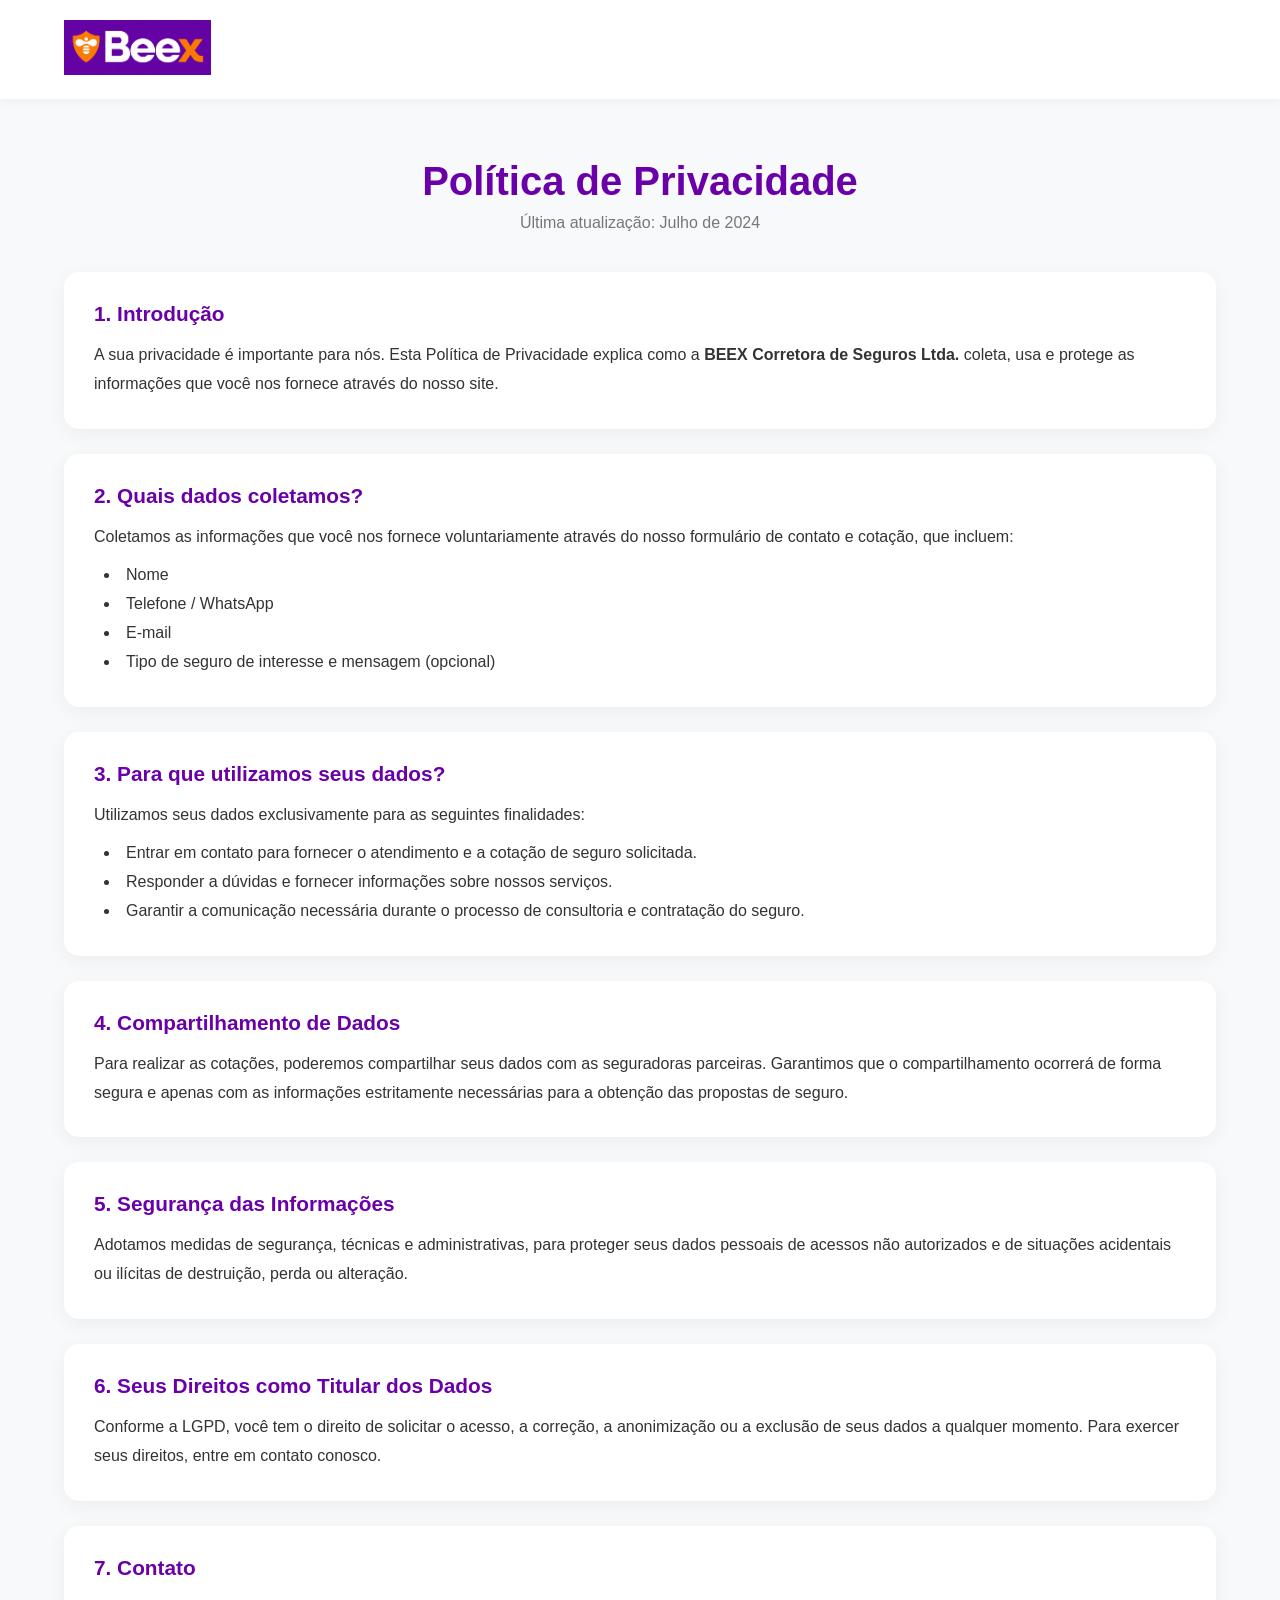
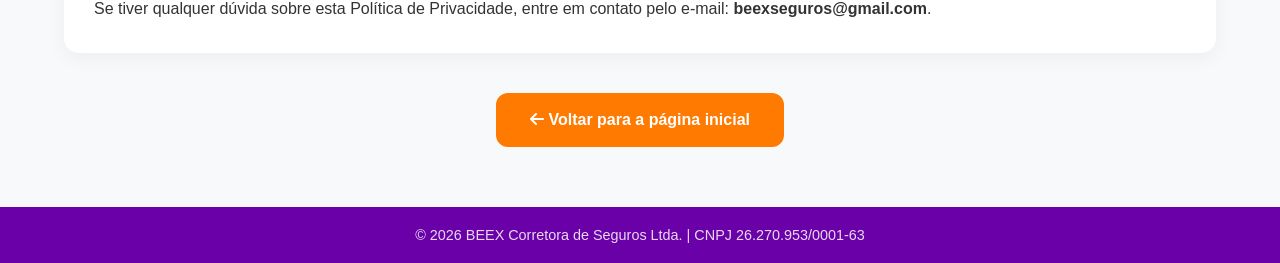
<file: politica-de-privacidade.html>
<!DOCTYPE html>
<html lang="pt-BR">
<head>
    <meta charset="UTF-8">
    <meta name="viewport" content="width=device-width, initial-scale=1.0">
    <title>Política de Privacidade | Beex Seguros</title>
    <link rel="stylesheet" href="style.css">
    <link rel="stylesheet" href="https://cdnjs.cloudflare.com/ajax/libs/font-awesome/6.5.2/css/all.min.css">
</head>
<body>

    <header class="legal-page-header">
        <div class="container">
            <a href="index.html" class="logo">
                <img src="img/logotipo.jpg" alt="Beex">
            </a>
        </div>
    </header>

    <main class="legal-page">
        <div class="container">
            <h1>Política de Privacidade</h1>
            <p class="last-updated">Última atualização: Julho de 2024</p>

            <div class="legal-card">
                <h3>1. Introdução</h3>
                <p>A sua privacidade é importante para nós. Esta Política de Privacidade explica como a <strong>BEEX Corretora de Seguros Ltda.</strong> coleta, usa e protege as informações que você nos fornece através do nosso site.</p>
            </div>

            <div class="legal-card">
                <h3>2. Quais dados coletamos?</h3>
                <p>Coletamos as informações que você nos fornece voluntariamente através do nosso formulário de contato e cotação, que incluem:</p>
                <ul>
                    <li>Nome</li>
                    <li>Telefone / WhatsApp</li>
                    <li>E-mail</li>
                    <li>Tipo de seguro de interesse e mensagem (opcional)</li>
                </ul>
            </div>

            <div class="legal-card">
                <h3>3. Para que utilizamos seus dados?</h3>
                <p>Utilizamos seus dados exclusivamente para as seguintes finalidades:</p>
                <ul>
                    <li>Entrar em contato para fornecer o atendimento e a cotação de seguro solicitada.</li>
                    <li>Responder a dúvidas e fornecer informações sobre nossos serviços.</li>
                    <li>Garantir a comunicação necessária durante o processo de consultoria e contratação do seguro.</li>
                </ul>
            </div>

            <div class="legal-card">
                <h3>4. Compartilhamento de Dados</h3>
                <p>Para realizar as cotações, poderemos compartilhar seus dados com as seguradoras parceiras. Garantimos que o compartilhamento ocorrerá de forma segura e apenas com as informações estritamente necessárias para a obtenção das propostas de seguro.</p>
            </div>

            <div class="legal-card">
                <h3>5. Segurança das Informações</h3>
                <p>Adotamos medidas de segurança, técnicas e administrativas, para proteger seus dados pessoais de acessos não autorizados e de situações acidentais ou ilícitas de destruição, perda ou alteração.</p>
            </div>

            <div class="legal-card">
                <h3>6. Seus Direitos como Titular dos Dados</h3>
                <p>Conforme a LGPD, você tem o direito de solicitar o acesso, a correção, a anonimização ou a exclusão de seus dados a qualquer momento. Para exercer seus direitos, entre em contato conosco.</p>
            </div>

            <div class="legal-card">
                <h3>7. Contato</h3>
                <p>Se tiver qualquer dúvida sobre esta Política de Privacidade, entre em contato pelo e-mail: <strong>beexseguros@gmail.com</strong>.</p>
            </div>

            <a href="index.html" class="btn-primary btn-back">
                <i class="fa-solid fa-arrow-left"></i> Voltar para a página inicial
            </a>
        </div>
    </main>

    <footer class="legal-footer">
        <p>© 2026 BEEX Corretora de Seguros Ltda. | CNPJ 26.270.953/0001-63</p>
    </footer>

</body>
</html>
</file>
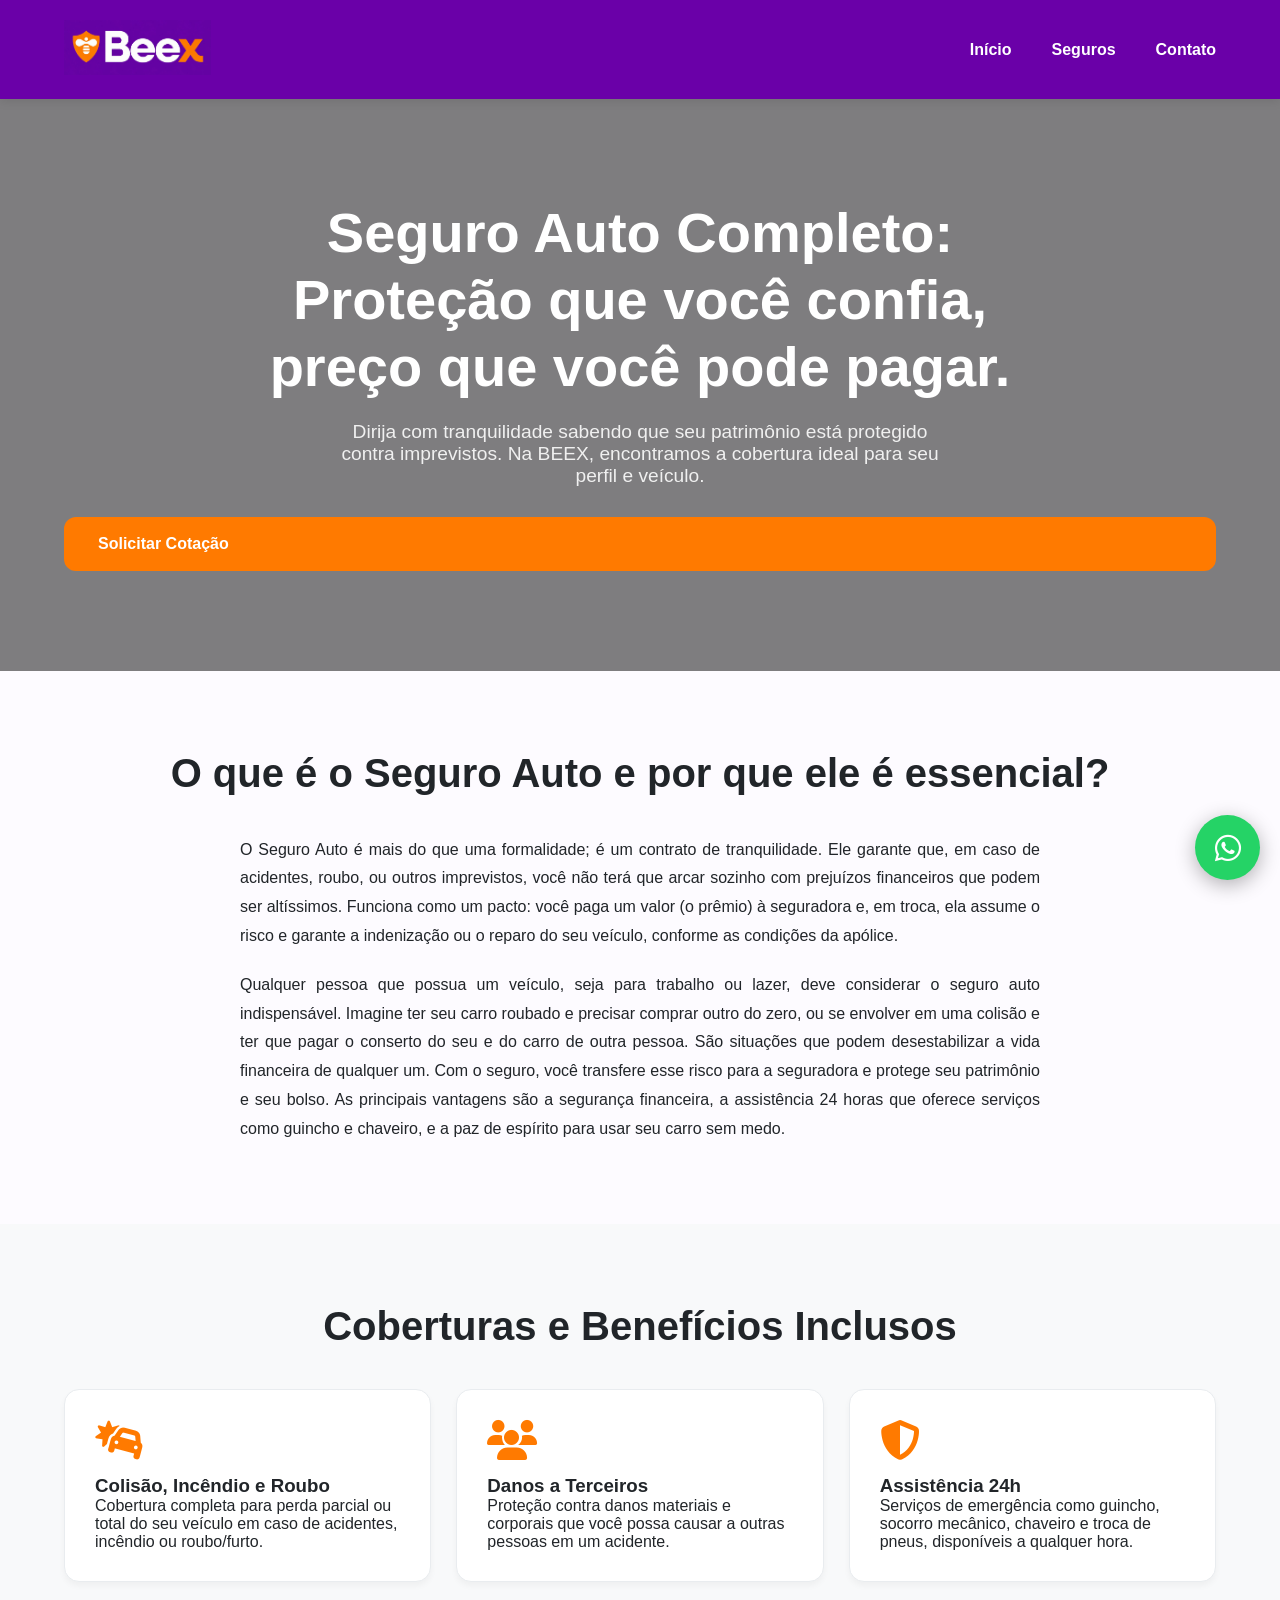
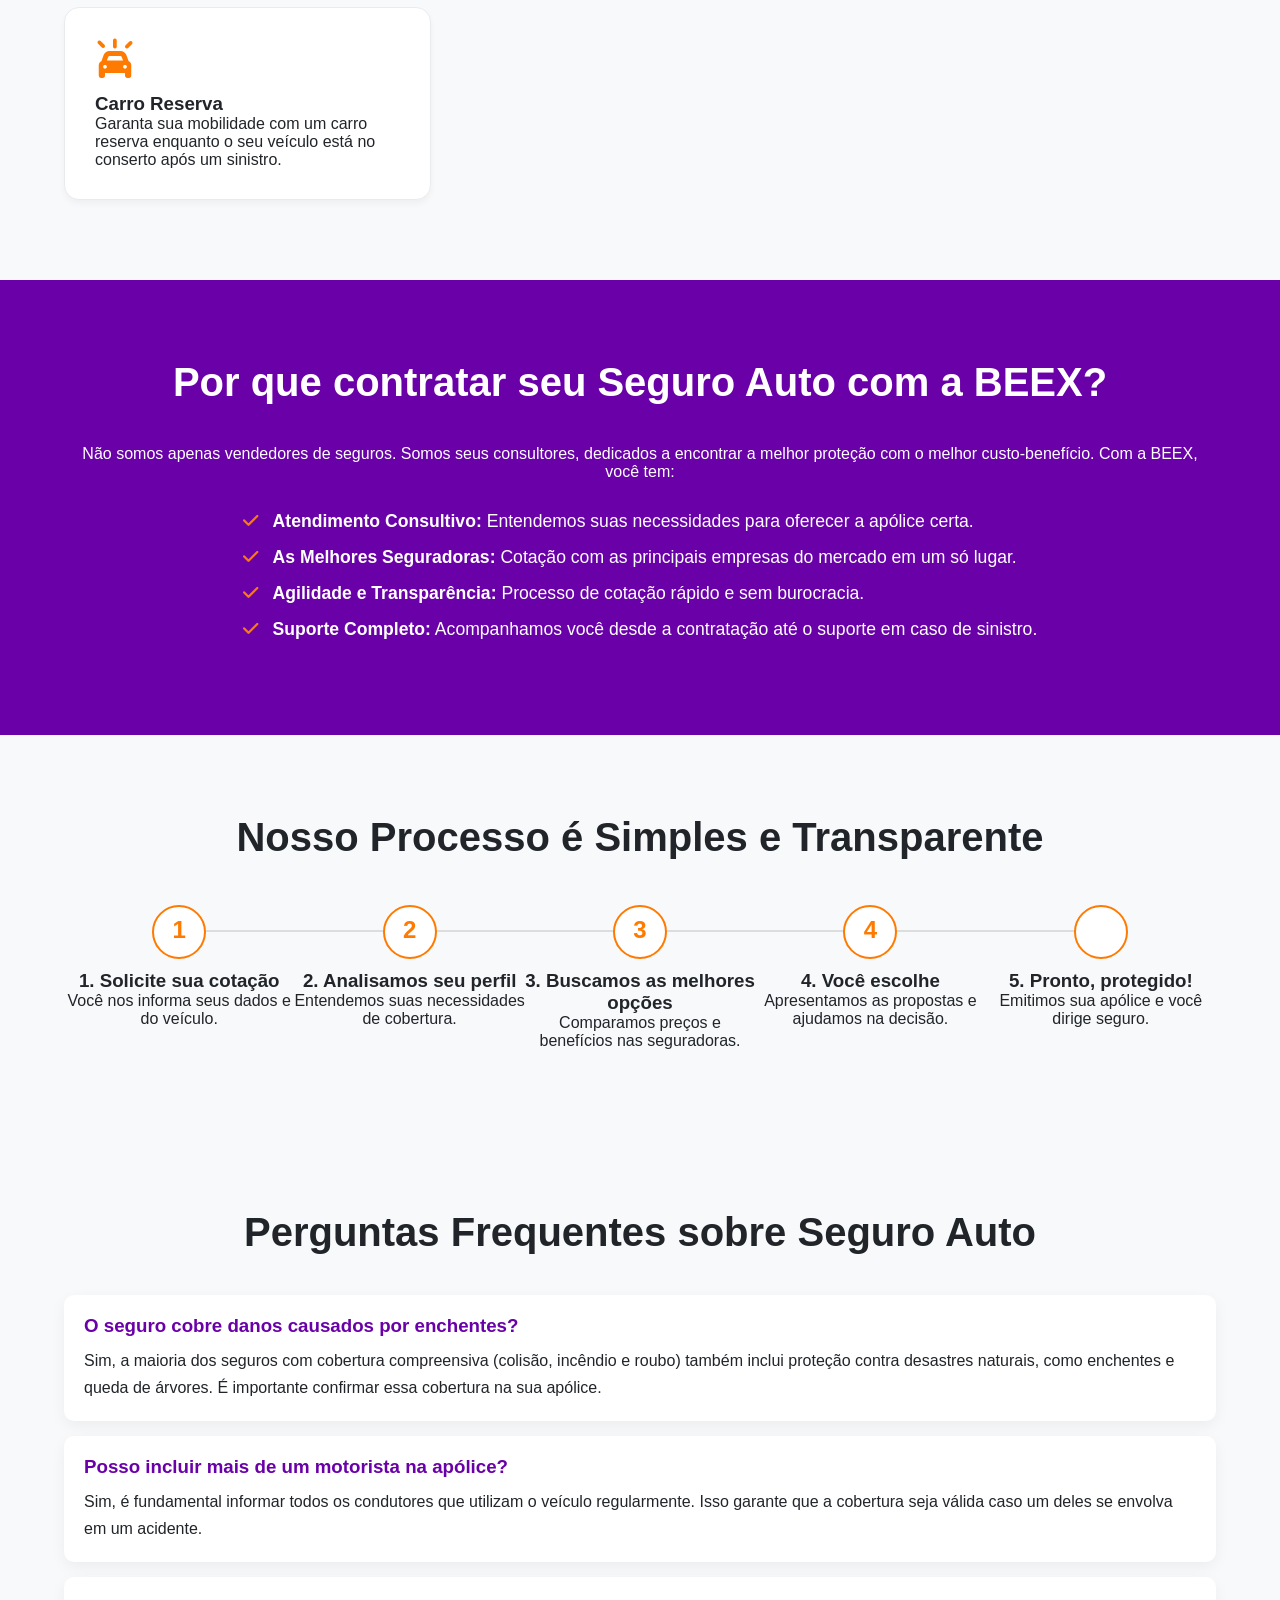
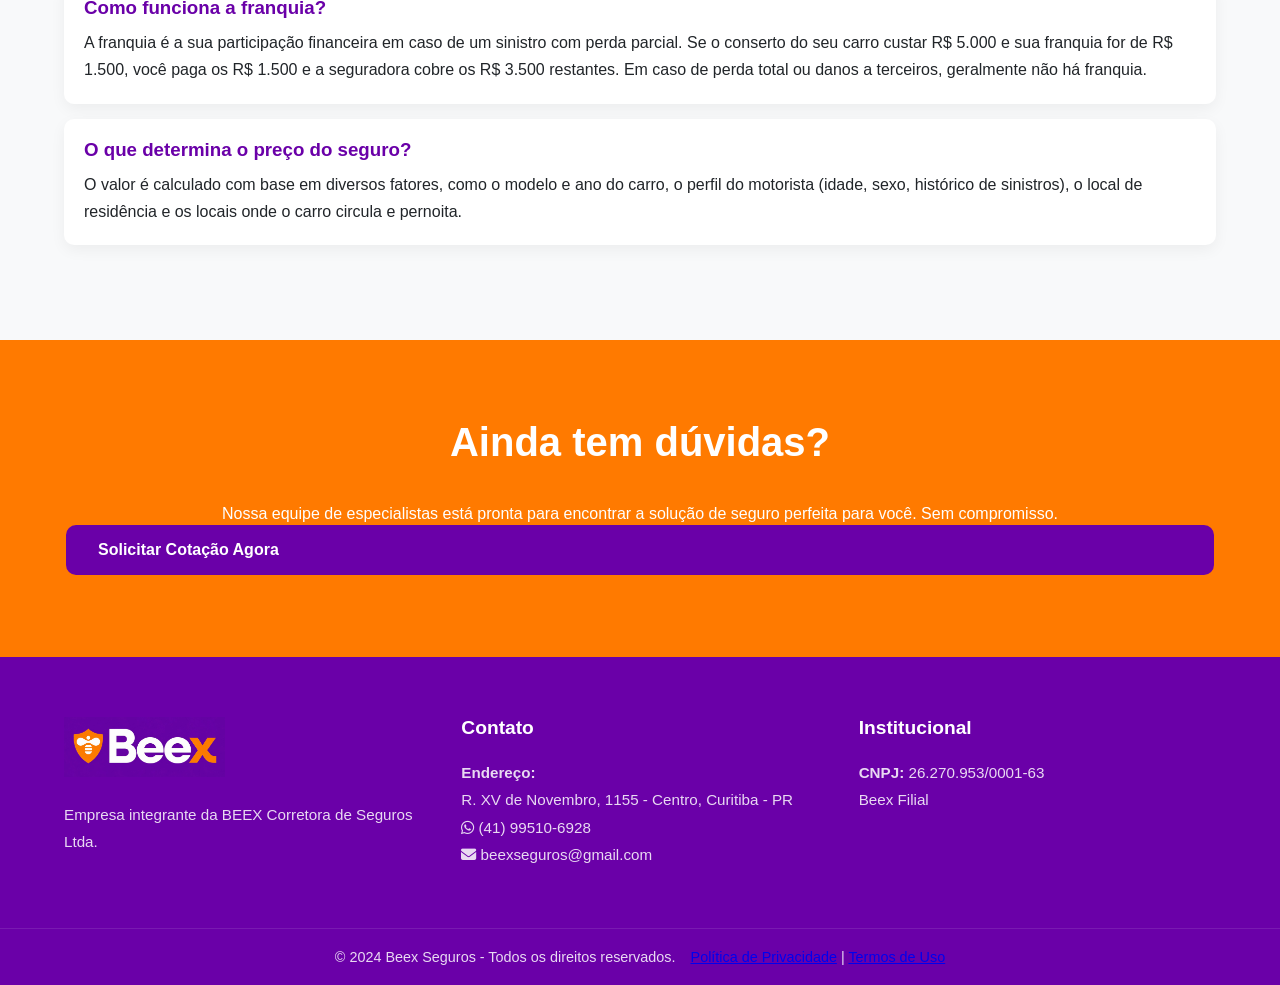
<file: seguro-auto.html>
<!DOCTYPE html>
<html lang="pt-BR">
<head>
    <meta charset="UTF-8">
    <meta name="viewport" content="width=device-width, initial-scale=1.0">
    
    <!-- SEO Otimizado -->
    <title>Seguro Auto em Curitiba: Cotação Rápida | Beex Seguros</title>
    <meta name="description" content="Proteja seu carro com o melhor Seguro Auto. Cotações com as principais seguradoras, atendimento especializado e suporte completo em Curitiba. Fale com a Beex.">

    <link rel="stylesheet" href="style.css">
    <link rel="stylesheet" href="https://cdnjs.cloudflare.com/ajax/libs/font-awesome/6.5.2/css/all.min.css">
</head>
<body>

    <header>
        <div class="container nav">
            <div class="logo">
                <a href="index.html"><img src="img/logotipo.jpg" alt="Beex"></a>
            </div>
            <nav>
                <a href="index.html">Início</a>
                <a href="index.html#seguros">Seguros</a>
                <a href="index.html#contato">Contato</a>
            </nav>
        </div>
    </header>

    <main>
        <section class="service-hero auto-hero">
            <div class="container">
                <h1>Seguro Auto Completo: Proteção que você confia, preço que você pode pagar.</h1>
                <p>Dirija com tranquilidade sabendo que seu patrimônio está protegido contra imprevistos. Na BEEX, encontramos a cobertura ideal para seu perfil e veículo.</p>
                <a href="index.html#contato" class="btn-primary">Solicitar Cotação</a>
            </div>
        </section>

        <section class="service-about">
            <div class="container">
                <h2>O que é o Seguro Auto e por que ele é essencial?</h2>
                <p>O Seguro Auto é mais do que uma formalidade; é um contrato de tranquilidade. Ele garante que, em caso de acidentes, roubo, ou outros imprevistos, você não terá que arcar sozinho com prejuízos financeiros que podem ser altíssimos. Funciona como um pacto: você paga um valor (o prêmio) à seguradora e, em troca, ela assume o risco e garante a indenização ou o reparo do seu veículo, conforme as condições da apólice.</p>
                <p>Qualquer pessoa que possua um veículo, seja para trabalho ou lazer, deve considerar o seguro auto indispensável. Imagine ter seu carro roubado e precisar comprar outro do zero, ou se envolver em uma colisão e ter que pagar o conserto do seu e do carro de outra pessoa. São situações que podem desestabilizar a vida financeira de qualquer um. Com o seguro, você transfere esse risco para a seguradora e protege seu patrimônio e seu bolso. As principais vantagens são a segurança financeira, a assistência 24 horas que oferece serviços como guincho e chaveiro, e a paz de espírito para usar seu carro sem medo.</p>
            </div>
        </section>

        <section class="service-includes">
            <div class="container">
                <h2>Coberturas e Benefícios Inclusos</h2>
                <div class="cards">
                    <div class="card">
                        <i class="fa-solid fa-car-burst"></i>
                        <h3>Colisão, Incêndio e Roubo</h3>
                        <p>Cobertura completa para perda parcial ou total do seu veículo em caso de acidentes, incêndio ou roubo/furto.</p>
                    </div>
                    <div class="card">
                        <i class="fa-solid fa-users"></i>
                        <h3>Danos a Terceiros</h3>
                        <p>Proteção contra danos materiais e corporais que você possa causar a outras pessoas em um acidente.</p>
                    </div>
                    <div class="card">
                        <i class="fa-solid fa-shield-halved"></i>
                        <h3>Assistência 24h</h3>
                        <p>Serviços de emergência como guincho, socorro mecânico, chaveiro e troca de pneus, disponíveis a qualquer hora.</p>
                    </div>
                    <div class="card">
                        <i class="fa-solid fa-car-on"></i>
                        <h3>Carro Reserva</h3>
                        <p>Garanta sua mobilidade com um carro reserva enquanto o seu veículo está no conserto após um sinistro.</p>
                    </div>
                </div>
            </div>
        </section>

        <section class="service-why-beex">
            <div class="container">
                <h2>Por que contratar seu Seguro Auto com a BEEX?</h2>
                <p>Não somos apenas vendedores de seguros. Somos seus consultores, dedicados a encontrar a melhor proteção com o melhor custo-benefício. Com a BEEX, você tem:</p>
                <ul>
                    <li><i class="fa-solid fa-check"></i> <strong>Atendimento Consultivo:</strong> Entendemos suas necessidades para oferecer a apólice certa.</li>
                    <li><i class="fa-solid fa-check"></i> <strong>As Melhores Seguradoras:</strong> Cotação com as principais empresas do mercado em um só lugar.</li>
                    <li><i class="fa-solid fa-check"></i> <strong>Agilidade e Transparência:</strong> Processo de cotação rápido e sem burocracia.</li>
                    <li><i class="fa-solid fa-check"></i> <strong>Suporte Completo:</strong> Acompanhamos você desde a contratação até o suporte em caso de sinistro.</li>
                </ul>
            </div>
        </section>

        <section class="processo">
            <div class="container">
                <h2>Nosso Processo é Simples e Transparente</h2>
                <div class="processo-steps">
                    <div class="step"><h3>1. Solicite sua cotação</h3><p>Você nos informa seus dados e do veículo.</p></div>
                    <div class="step"><h3>2. Analisamos seu perfil</h3><p>Entendemos suas necessidades de cobertura.</p></div>
                    <div class="step"><h3>3. Buscamos as melhores opções</h3><p>Comparamos preços e benefícios nas seguradoras.</p></div>
                    <div class="step"><h3>4. Você escolhe</h3><p>Apresentamos as propostas e ajudamos na decisão.</p></div>
                    <div class="step"><h3>5. Pronto, protegido!</h3><p>Emitimos sua apólice e você dirige seguro.</p></div>
                </div>
            </div>
        </section>

        <section class="service-faq">
            <div class="container">
                <h2>Perguntas Frequentes sobre Seguro Auto</h2>
                <div class="faq-item">
                    <h3>O seguro cobre danos causados por enchentes?</h3>
                    <p>Sim, a maioria dos seguros com cobertura compreensiva (colisão, incêndio e roubo) também inclui proteção contra desastres naturais, como enchentes e queda de árvores. É importante confirmar essa cobertura na sua apólice.</p>
                </div>
                <div class="faq-item">
                    <h3>Posso incluir mais de um motorista na apólice?</h3>
                    <p>Sim, é fundamental informar todos os condutores que utilizam o veículo regularmente. Isso garante que a cobertura seja válida caso um deles se envolva em um acidente.</p>
                </div>
                <div class="faq-item">
                    <h3>Como funciona a franquia?</h3>
                    <p>A franquia é a sua participação financeira em caso de um sinistro com perda parcial. Se o conserto do seu carro custar R$ 5.000 e sua franquia for de R$ 1.500, você paga os R$ 1.500 e a seguradora cobre os R$ 3.500 restantes. Em caso de perda total ou danos a terceiros, geralmente não há franquia.</p>
                </div>
                <div class="faq-item">
                    <h3>O que determina o preço do seguro?</h3>
                    <p>O valor é calculado com base em diversos fatores, como o modelo e ano do carro, o perfil do motorista (idade, sexo, histórico de sinistros), o local de residência e os locais onde o carro circula e pernoita.</p>
                </div>
            </div>
        </section>

        <section class="service-cta">
            <div class="container">
                <h2>Ainda tem dúvidas?</h2>
                <p>Nossa equipe de especialistas está pronta para encontrar a solução de seguro perfeita para você. Sem compromisso.</p>
                <a href="index.html#contato" class="btn-primary">Solicitar Cotação Agora</a>
            </div>
        </section>

    </main>

    <footer>
        <div class="container footer-grid">
            <div class="footer-col">
                <img src="img/logotipo.jpg" alt="Beex">
                <p class="footer-tagline">Empresa integrante da BEEX Corretora de Seguros Ltda.</p>
            </div>
            <div class="footer-col">
                <h4>Contato</h4>
                <p><strong>Endereço:</strong><br>R. XV de Novembro, 1155 - Centro, Curitiba - PR</p>
                <p><a href="tel:+5541995106928"><i class="fa-brands fa-whatsapp"></i> (41) 99510-6928</a></p>
                <p><a href="mailto:beexseguros@gmail.com"><i class="fa-solid fa-envelope"></i> beexseguros@gmail.com</a></p>
            </div>
            <div class="footer-col">
                <h4>Institucional</h4>
                <p><strong>CNPJ:</strong> 26.270.953/0001-63</p>
                <p>Beex Filial</p>
            </div>
        </div>
        <div class="footer-bottom">
            <div class="container">
                <p>© 2024 Beex Seguros - Todos os direitos reservados.</p>
                <p><a href="politica-de-privacidade.html">Política de Privacidade</a> | <a href="termos-de-uso.html">Termos de Uso</a></p>
            </div>
        </div>
    </footer>

    <a href="https://wa.me/5541995106928" class="whatsapp-float" target="_blank">
        <i class="fa-brands fa-whatsapp"></i>
    </a>

</body>
</html>
</file>
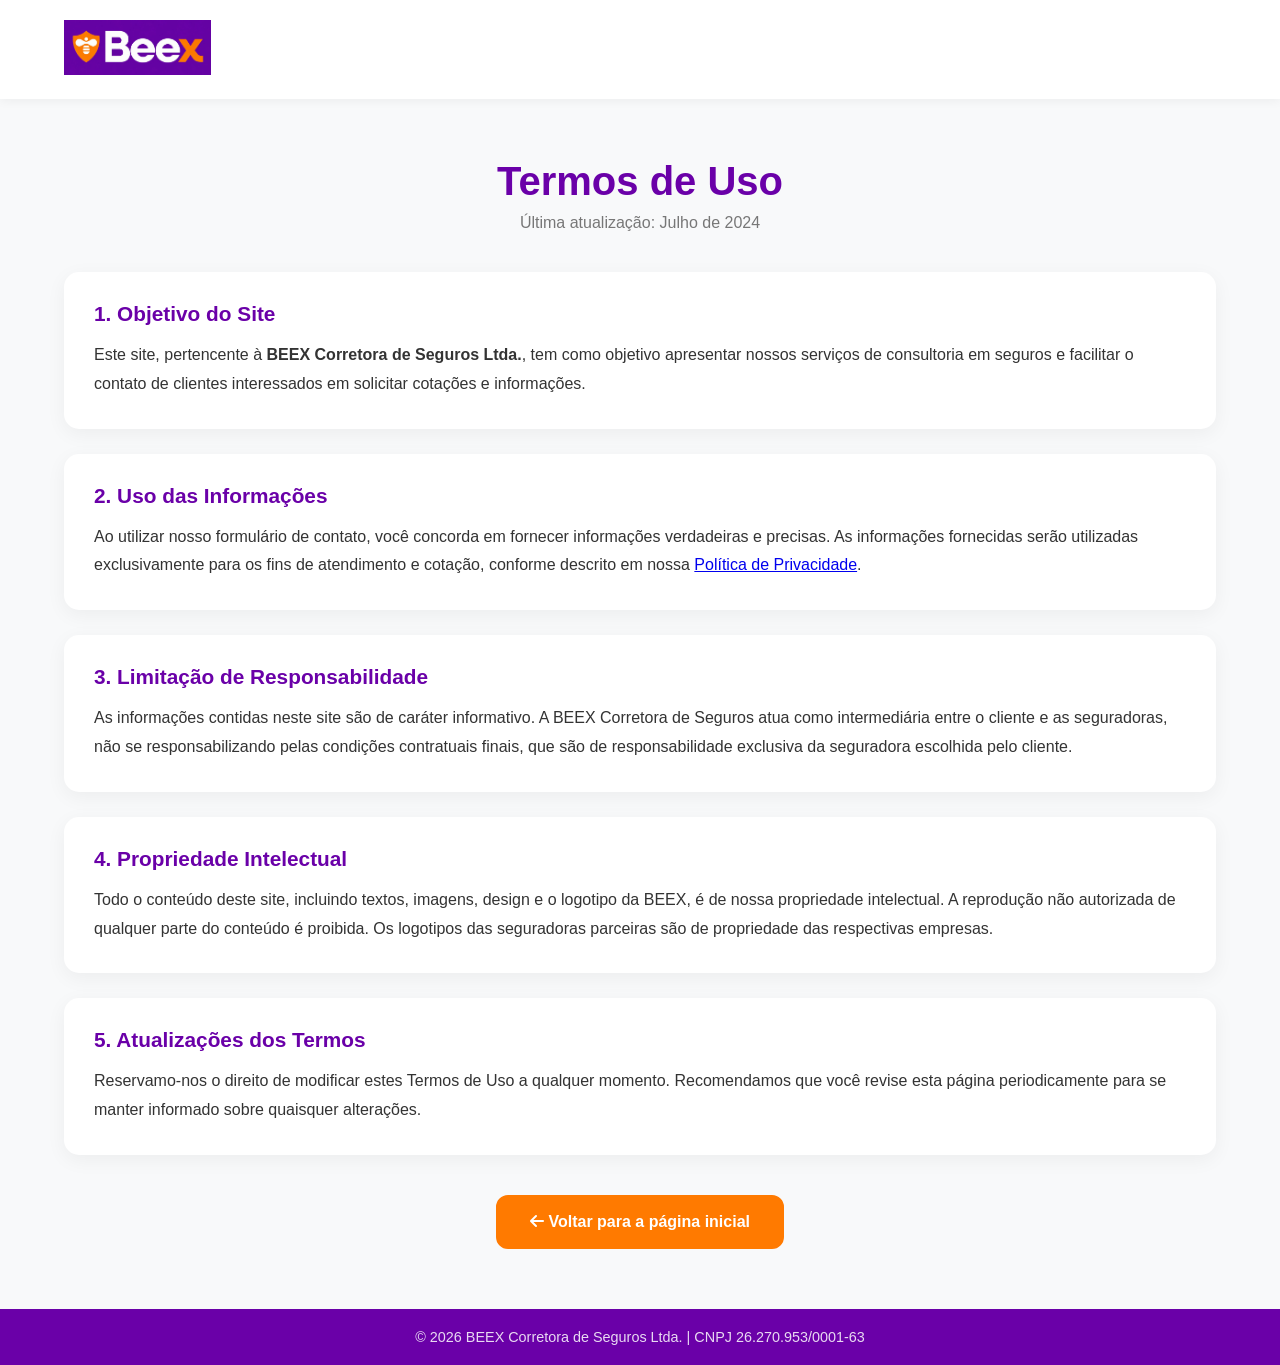
<file: termos-de-uso.html>
<!DOCTYPE html>
<html lang="pt-BR">
<head>
    <meta charset="UTF-8">
    <meta name="viewport" content="width=device-width, initial-scale=1.0">
    <title>Termos de Uso | Beex Seguros</title>
    <link rel="stylesheet" href="style.css">
    <link rel="stylesheet" href="https://cdnjs.cloudflare.com/ajax/libs/font-awesome/6.5.2/css/all.min.css">
</head>
<body>

    <header class="legal-page-header">
        <div class="container">
            <a href="index.html" class="logo">
                <img src="img/logotipo.jpg" alt="Beex">
            </a>
        </div>
    </header>

    <main class="legal-page">
        <div class="container">
            <h1>Termos de Uso</h1>
            <p class="last-updated">Última atualização: Julho de 2024</p>

            <div class="legal-card">
                <h3>1. Objetivo do Site</h3>
                <p>Este site, pertencente à <strong>BEEX Corretora de Seguros Ltda.</strong>, tem como objetivo apresentar nossos serviços de consultoria em seguros e facilitar o contato de clientes interessados em solicitar cotações e informações.</p>
            </div>

            <div class="legal-card">
                <h3>2. Uso das Informações</h3>
                <p>Ao utilizar nosso formulário de contato, você concorda em fornecer informações verdadeiras e precisas. As informações fornecidas serão utilizadas exclusivamente para os fins de atendimento e cotação, conforme descrito em nossa <a href="politica-de-privacidade.html">Política de Privacidade</a>.</p>
            </div>

            <div class="legal-card">
                <h3>3. Limitação de Responsabilidade</h3>
                <p>As informações contidas neste site são de caráter informativo. A BEEX Corretora de Seguros atua como intermediária entre o cliente e as seguradoras, não se responsabilizando pelas condições contratuais finais, que são de responsabilidade exclusiva da seguradora escolhida pelo cliente.</p>
            </div>

            <div class="legal-card">
                <h3>4. Propriedade Intelectual</h3>
                <p>Todo o conteúdo deste site, incluindo textos, imagens, design e o logotipo da BEEX, é de nossa propriedade intelectual. A reprodução não autorizada de qualquer parte do conteúdo é proibida. Os logotipos das seguradoras parceiras são de propriedade das respectivas empresas.</p>
            </div>

            <div class="legal-card">
                <h3>5. Atualizações dos Termos</h3>
                <p>Reservamo-nos o direito de modificar estes Termos de Uso a qualquer momento. Recomendamos que você revise esta página periodicamente para se manter informado sobre quaisquer alterações.</p>
            </div>

            <a href="index.html" class="btn-primary btn-back">
                <i class="fa-solid fa-arrow-left"></i> Voltar para a página inicial
            </a>
        </div>
    </main>

    <footer class="legal-footer">
        <p>© 2026 BEEX Corretora de Seguros Ltda. | CNPJ 26.270.953/0001-63</p>
    </footer>

</body>
</html>
</file>
<file: style.css>
:root{
    --cor-primaria: #6A00A8;   /* Roxo mais vibrante e moderno */
    --cor-secundaria: #FF7A00; /* Laranja como destaque principal */
    --cor-fundo: #FDFBFF;      /* Um branco levemente aquecido, quase imperceptível */
    --cor-fundo-secao: #F8F9FA; /* Cinza muito claro para seções */
    --cor-texto-principal: #212529; /* Preto suave para textos */
    --cor-texto-secundario: #555; /* Cinza para textos de apoio */
    --cor-branca: #FFFFFF;
    --sombra-suave: 0 4px 6px rgba(0, 0, 0, 0.04);
    --sombra-media: 0 8px 24px rgba(106, 0, 168, 0.1);
}

*{
margin:0;
padding:0;
box-sizing:border-box;
font-family: 'Poppins', sans-serif;
}

body{
background: var(--cor-fundo);
color: var(--cor-texto-principal);
scroll-behavior: smooth;
}

.container{
width:90%;
max-width:1200px;
margin:auto;
}

header{
background: var(--cor-primaria);
position:sticky;
top:0;
z-index:1000;
box-shadow: 0 2px 10px rgba(0,0,0,0.1);
}

.nav{
display:flex;
justify-content:space-between;
align-items:center;
padding:20px 0;
}

.logo img{
height:55px;
}

nav{
    display:flex;
    gap:40px;
}

nav a{
color: var(--cor-branca);
text-decoration:none;
font-weight:600;
transition: color 0.3s ease;
}

nav a:hover {
    color: rgba(255, 255, 255, 0.8);
}

.hero{
background: linear-gradient(135deg, #8e2de2, #4a00e0); /* Gradiente roxo moderno e vibrante */
padding: 80px 0;
position: relative;
}

.hero-content {
    display: flex;
    flex-direction: column;
    align-items: center;
    text-align: center;
}

.hero-text-box {
    background: transparent;
    color: var(--cor-texto-principal);
    padding: 0;
    border-radius: 0;
    box-shadow: none;
    max-width: 800px;
}

.hero h1{
font-size: clamp(2.5rem, 5vw, 4rem);
max-width:800px;
line-height: 1.2;
color: var(--cor-branca);
}

.hero p{
margin-top:20px;
font-size: clamp(1rem, 2.5vw, 1.2rem);
max-width:600px;
color: rgba(255, 255, 255, 0.85);
}

.hero-features {
    list-style: none;
    margin: 30px 0;
    padding-left: 0;
    display: flex;
    flex-wrap: wrap;
    justify-content: center;
    gap: 15px;
    max-width: 700px;
}

.hero-features li {
    background: rgba(255, 255, 255, 0.1);
    padding: 8px 15px;
    border: 1px solid rgba(255, 255, 255, 0.2);
    border-radius: 30px;
    font-weight: 500;
    color: var(--cor-branca);
    display: flex;
    align-items: center;
    gap: 8px;
}
.hero-features li i { color: var(--cor-secundaria); }

.hero-buttons{
margin-top: 40px;
display:flex;
gap:15px;
flex-wrap:wrap;
justify-content: center;
}

.btn-primary,
.btn-secondary{
padding: 16px 32px;
border-radius: 12px;
text-decoration:none;
font-weight:700;
font-size: 1rem;
display: flex;
align-items: center;
gap: 10px;
transition: all 0.3s ease;
}

.btn-primary:hover, .btn-secondary:hover {
    transform: translateY(-3px);
}

.btn-secondary{
border:2px solid var(--cor-branca);
color:var(--cor-branca);
background: transparent;
}

.btn-secondary:hover {
    background: var(--cor-branca);
    color: var(--cor-branca);
}

.btn-primary {
    background-color: var(--cor-secundaria);
    color: var(--cor-branca);
    border: 2px solid var(--cor-secundaria);
}

section{
padding:80px 0;
}

.seguradoras {
    background: var(--cor-fundo-secao);
}

.seguradoras h2 {
    text-align: center;
}

.logos-grid {
    display: grid;
    grid-template-columns: repeat(auto-fit, minmax(120px, 1fr));
    gap: 40px;
    align-items: center;
    margin-top: 40px;
}

.logos-grid img {
    max-width: 100%;
    max-height: 50px;
    width: auto;
    justify-self: center;
    filter: grayscale(100%);
    opacity: 0.7;
    transition: all 0.3s ease;
}

.logos-grid img:hover {
    filter: grayscale(0%);
    opacity: 1;
    transform: scale(1.1);
}

/* Correção para logos com fundo escuro */
.logos-grid img[src*="mapfre"], .logos-grid img[src*="tokio"] {
    mix-blend-mode: multiply;
}

.numeros {
    background: var(--cor-primaria);
    color: white;
    padding: 60px 0;
}

.numeros .container {
    display: flex;
    justify-content: center;
    text-align: center;
    flex-wrap: wrap;
    gap: 60px;
}

.numeros h3 {
    font-size: 3rem;
    margin-bottom: 5px;
    font-weight: 700;
}

.numeros p {
    font-size: 1.1rem;
    opacity: 0.9;
}

h2{
margin-bottom:40px;
font-size: clamp(1.8rem, 4vw, 2.5rem);
font-weight: 700;
}

.cards{
display:grid;
grid-template-columns:
repeat(auto-fit,minmax(300px,1fr));
gap:25px;
}

.card{
background:white;
padding:30px;
border-radius:15px;
box-shadow: var(--sombra-suave);
border: 1px solid #E9ECEF;
transition: all 0.3s ease;
}

.card:hover {
    transform: translateY(-8px);
    box-shadow: var(--sombra-media);
}

.card i{
font-size: 40px;
color: var(--cor-secundaria);
margin-bottom:15px;
}

.diferenciais{
background:var(--cor-fundo-secao);
}

.seguros h2,
.diferenciais h2 {
    text-align: center;
}

.grid{
display:grid;
grid-template-columns:repeat(auto-fit,minmax(300px,1fr));
gap:20px;
}

.grid div{
background:white;
padding:20px 25px;
border-radius:12px;
box-shadow:0 5px 15px rgba(0,0,0,.05);
display: flex;
align-items: center;
gap: 15px;
font-weight: 500;
transition: all 0.3s ease;
}

.grid div:hover {
    transform: translateY(-5px);
    box-shadow: 0 8px 25px rgba(0,0,0,.1);
}

.grid div::before {
    content: '✔';
    color: var(--cor-secundaria);
    font-size: 1.2rem;
    font-weight: 700;
}

form{
display:flex;
flex-direction:column;
gap:15px;
}

input,
textarea{
padding:15px;
border:1px solid #ddd;
border-radius:10px;
}

button{
background:var(--cor-primaria);
color:white;
padding:15px;
border:none;
border-radius:10px;
cursor:pointer;
}

.form-consent {
    font-size: 0.8rem;
    color: #666;
    text-align: center;
    margin-top: 5px;
}
.form-consent a { color: var(--cor-primaria); }

.cta-section {
    display: block;
    width: fit-content;
    margin: 40px auto 0 auto;
    text-align: center;
}

.processo {
    background-color: var(--cor-fundo-secao);
}

.processo h2 {
    text-align: center;
}

.processo-steps {
    display: flex;
    justify-content: space-between;
    position: relative;
    margin-top: 50px;
}

.processo-steps::before {
    content: '';
    position: absolute;
    top: 20px;
    left: 10%;
    right: 10%;
    height: 2px;
    background-color: #ddd;
    z-index: 1;
}

.step {
    position: relative;
    text-align: center;
    width: 23%;
    z-index: 2;
}

.step::before {
    content: '';
    position: absolute;
    top: -5px;
    left: 50%;
    transform: translateX(-50%);
    width: 50px;
    height: 50px;
    border-radius: 50%;
    background-color: var(--cor-branca);
    border: 2px solid var(--cor-secundaria);
    line-height: 46px;
    font-size: 1.5rem;
    font-weight: 700;
    color: var(--cor-secundaria);
}

.step:nth-child(1)::before { content: '1'; }
.step:nth-child(2)::before { content: '2'; }
.step:nth-child(3)::before { content: '3'; }
.step:nth-child(4)::before { content: '4'; }

.step h3 { margin-top: 60px; }

.mapa {
    padding: 0;
}

.mapa iframe{
width:100%;
height:250px;
border:none;
}

footer{
background: var(--cor-primaria);
color:white;
padding-top: 60px;
}

.footer-grid {
    display: grid;
    grid-template-columns: repeat(auto-fit, minmax(250px, 1fr));
    gap: 40px;
    padding-bottom: 60px;
}

.footer-col h4 {
    font-size: 1.2rem;
    margin-bottom: 20px;
    color: #fff;
}

.footer-col p, .footer-col a {
    color: rgba(255, 255, 255, 0.85);
    text-decoration: none;
    line-height: 1.8;
    font-size: 0.95rem;
}

.footer-col a:hover {
    color: var(--cor-branca);
    text-decoration: underline;
}

.footer-tagline {
    margin-top: 20px;
}

footer img{
height:60px;
}

.footer-bottom {
    border-top: 1px solid rgba(255, 255, 255, 0.1);
    padding: 20px 0;
}

.footer-bottom .container {
    display: flex;
    justify-content: center;
    align-items: center;
    flex-wrap: wrap;
    gap: 15px;
    font-size: 0.9rem;
    color: rgba(255, 255, 255, 0.85);
}

/* --- Estilos Páginas Legais --- */
.legal-page-header {
    background: white;
    padding: 20px 0;
    box-shadow: 0 2px 10px rgba(0,0,0,0.05);
}

.legal-page {
    background-color: var(--cor-fundo-secao);
    color: #333;
    padding: 60px 0;
}

.legal-page h1 {
    font-size: 2.5rem;
    color: var(--cor-primaria);
    text-align: center;
    margin-bottom: 10px;
}

.legal-page .last-updated {
    text-align: center;
    margin-bottom: 40px;
    color: #777;
}

.legal-card {
    background: white;
    padding: 30px;
    border-radius: 15px;
    margin-bottom: 25px;
    box-shadow: 0 5px 20px rgba(0,0,0,0.05);
}

.legal-card h3 {
    font-size: 1.3rem;
    color: var(--cor-primaria);
    margin-bottom: 15px;
}

.legal-card p, .legal-card li {
    line-height: 1.8;
    color: #333;
}

.legal-card ul {
    list-style-position: inside;
    padding-left: 10px;
    margin-top: 10px;
}

.btn-back {
    display: block;
    width: fit-content;
    margin: 40px auto 0 auto;
}

.legal-footer {
    background-color: var(--cor-primaria);
    color: rgba(255, 255, 255, 0.85);
    text-align: center;
    padding: 20px 0;
    font-size: 0.9rem;
}

.whatsapp-float{
position:fixed;
right:20px;
bottom:20px;
width:65px;
height:65px;
background:#25d366;
border-radius:50%;
display:flex;
justify-content:center;
align-items:center;
font-size:30px;
color:white;
text-decoration:none;
box-shadow:0 5px 20px rgba(0,0,0,.3);
}

/* --- Estilos Páginas de Serviço --- */
.service-hero {
    padding: 100px 0;
    color: white;
    text-align: center;
    background-size: cover;
    background-position: center;
    position: relative;
}

.service-hero::before {
    content: '';
    position: absolute;
    top: 0;
    left: 0;
    width: 100%;
    height: 100%;
    background: rgba(0,0,0,0.5);
}

.service-hero .container {
    position: relative;
    z-index: 2;
}

.service-hero h1 {
    font-size: clamp(2.2rem, 5vw, 3.5rem);
    max-width: 800px;
    margin: 0 auto 20px auto;
    line-height: 1.2;
}

.service-hero p {
    font-size: 1.2rem;
    max-width: 600px;
    margin: 0 auto 30px auto;
    color: #f0f0f0;
}

.auto-hero {
    background-image: url('https://images.unsplash.com/photo-1555529669-e69e7aa0ba7e?crop=entropy&cs=tinysrgb&fit=max&fm=jpg&ixid=MnwzNjE5fDB8MXxjb2xsZWN0aW9ufDE2fDE2OTk3MDh8fHx8fDJ8fDE2NzgwMDIxNTA&ixlib=rb-4.0.3&q=80&w=1600');
}

.service-about {
    padding: 80px 0;
}

.service-about h2 {
    text-align: center;
}

.service-about p {
    max-width: 800px;
    margin: 20px auto 0 auto;
    line-height: 1.8;
    text-align: justify;
}

.service-includes {
    background-color: var(--cor-fundo-secao);
}

.service-includes h2 {
    text-align: center;
}

.service-why-beex {
    background-color: var(--cor-primaria);
    color: white;
    text-align: center;
}

.service-why-beex ul {
    list-style: none;
    padding: 0;
    margin-top: 30px;
    display: inline-block;
    text-align: left;
}

.service-why-beex li {
    margin-bottom: 15px;
    font-size: 1.1rem;
}

.service-why-beex i {
    color: var(--cor-secundaria);
    margin-right: 10px;
}

.service-faq {
    background-color: var(--cor-fundo-secao);
}

.service-faq h2 {
    text-align: center;
}

.faq-item {
    background: white;
    padding: 20px;
    border-radius: 10px;
    margin-bottom: 15px;
    box-shadow: 0 5px 15px rgba(0,0,0,0.05);
}

.faq-item h3 { margin-bottom: 10px; color: var(--cor-primaria); }
.faq-item p { line-height: 1.7; }

.service-cta {
    background: var(--cor-secundaria);
    color: white;
    text-align: center;
}
.service-cta .btn-primary { background-color: var(--cor-primaria); }

@media(max-width:768px){

.nav{
flex-direction:column;
gap:15px;
}

nav{
flex-wrap:wrap;
justify-content:center;
}

.processo-steps {
    flex-direction: column;
    align-items: center;
    gap: 40px;
}

.processo-steps::before {
    display: none; /* Esconde a linha horizontal no mobile */
}

.step {
    width: 80%;
    max-width: 300px;
}

.footer-grid {
    grid-template-columns: 1fr;
    text-align: center;
}

.service-hero h1 {
    font-size: 2rem;
}

.service-hero p {
    font-size: 1.1rem;
}

.numeros .container {
    flex-direction: column;
    gap: 40px;
}

.hero h1{
font-size:2.5rem;
}

}

/* Estilos para o container do Google Form */
/* Versão Melhorada: Mais moderna e integrada ao design */
.google-form-container {
    margin: 40px auto 0;
    max-width: 640px; /* Largura máxima do formulário */
    background-color: var(--cor-fundo-secao); /* Fundo sutil para o carregamento */
    border-radius: 15px; /* Consistente com outros cards */
    box-shadow: var(--sombra-media); /* Sombra mais destacada e profissional */
    overflow: hidden; /* Garante que o iframe respeite o border-radius */
    transition: all 0.3s ease;
}

.google-form-container:hover {
    transform: translateY(-5px);
}

.google-form-container iframe {
    display: block; /* Remove espaços indesejados */
    width: 100%;
    aspect-ratio: 1 / 1.5; /* Proporção moderna (largura / altura). Ajuste se necessário */
    border: none; /* Remove a borda, a sombra já faz o trabalho */
}
</file>
